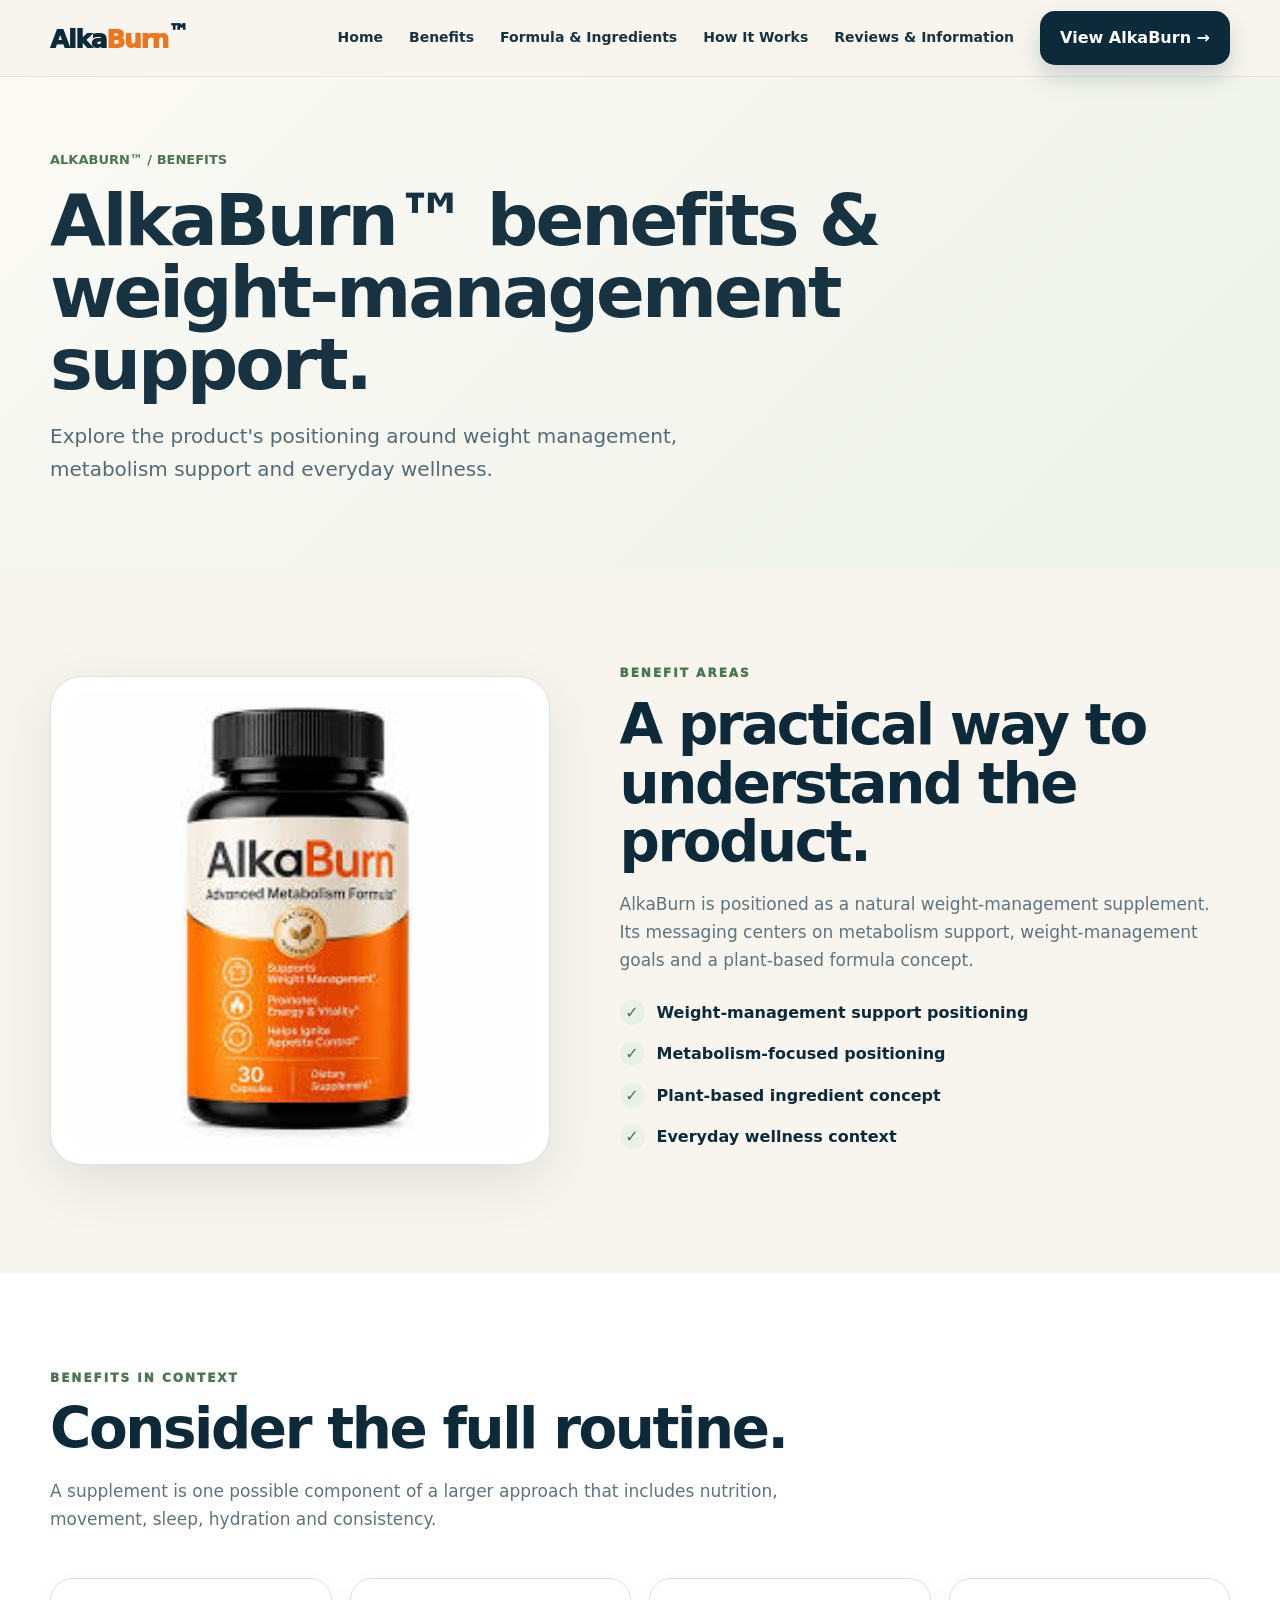
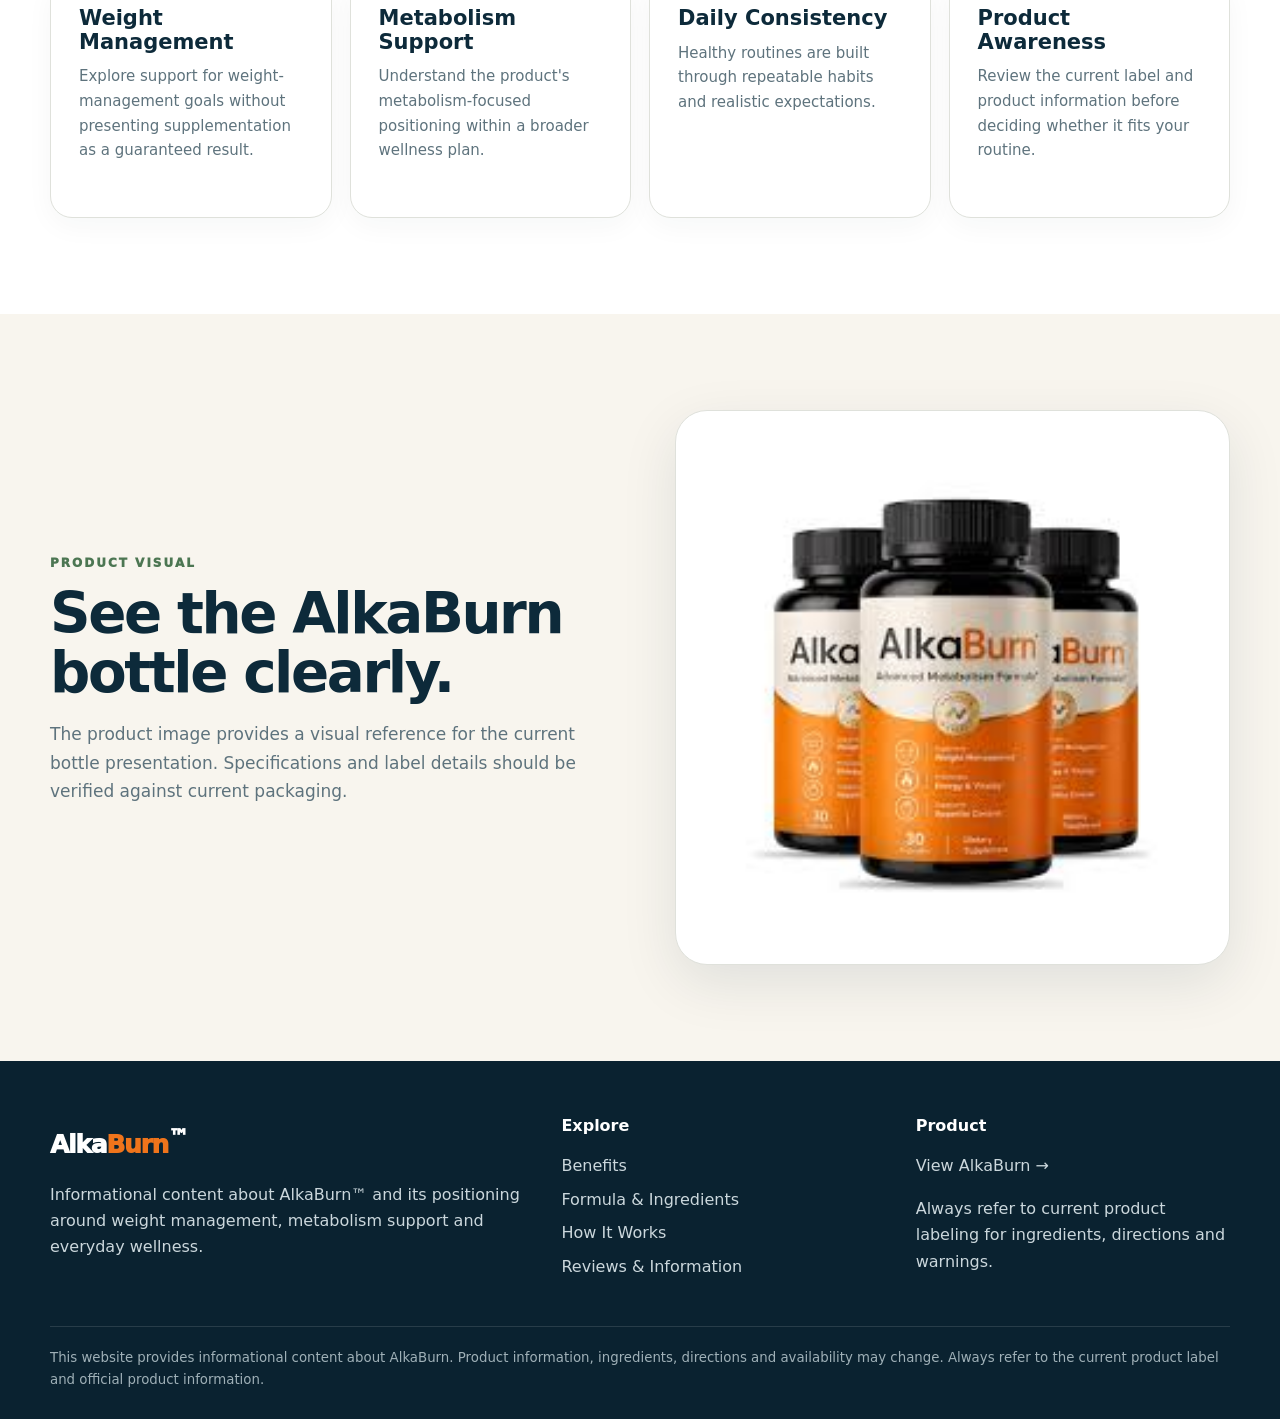
<file: benefits.html>
<!doctype html><html lang="en"><head><meta charset="utf-8"><meta name="viewport" content="width=device-width,initial-scale=1">
<title>AlkaBurn™ | Official Website | Natural Weight Loss &amp; Metabolism Support</title><meta name="description" content="AlkaBurn™ official website information covering natural weight management, metabolism support, formula, benefits and everyday wellness.">
<link rel="stylesheet" href="style.css"></head><body><header class="site-header"><div class="container nav">
<a class="brand" href="index.html">Alka<span>Burn</span><sup>™</sup></a>
<nav class="navlinks">
<a href="index.html">Home</a><a href="benefits.html">Benefits</a><a href="formula.html">Formula & Ingredients</a><a href="how-it-works.html">How It Works</a><a href="reviews.html">Reviews & Information</a>
</nav>
<a class="cta" href="https://taptobuynow.com/alkaburn/" target="_blank" rel="noopener">View AlkaBurn →</a>
<button class="menu" aria-label="Open menu">☰</button>
</div></header><section class="page-hero"><div class="container"><div class="breadcrumb">ALKABURN™ / BENEFITS</div><h1>AlkaBurn™ benefits &amp; weight-management support.</h1><p class="lead">Explore the product's positioning around weight management, metabolism support and everyday wellness.</p></div></section>
<section class="section"><div class="container split"><div class="visual"><img class="" src="[data-uri]" alt="AlkaBurn product visual 2" loading="lazy"></div><div><div class="kicker">BENEFIT AREAS</div><h2>A practical way to understand the product.</h2><p>AlkaBurn is positioned as a natural weight-management supplement. Its messaging centers on metabolism support, weight-management goals and a plant-based formula concept.</p><div class="checks"><div class="check"><b>✓</b>Weight-management support positioning</div><div class="check"><b>✓</b>Metabolism-focused positioning</div><div class="check"><b>✓</b>Plant-based ingredient concept</div><div class="check"><b>✓</b>Everyday wellness context</div></div></div></div></section>
<section class="section alt"><div class="container"><div class="section-head"><div class="kicker">BENEFITS IN CONTEXT</div><h2>Consider the full routine.</h2><p>A supplement is one possible component of a larger approach that includes nutrition, movement, sleep, hydration and consistency.</p></div><div class="cards"><div class="card"><h3>Weight Management</h3><p>Explore support for weight-management goals without presenting supplementation as a guaranteed result.</p></div><div class="card"><h3>Metabolism Support</h3><p>Understand the product's metabolism-focused positioning within a broader wellness plan.</p></div><div class="card"><h3>Daily Consistency</h3><p>Healthy routines are built through repeatable habits and realistic expectations.</p></div><div class="card"><h3>Product Awareness</h3><p>Review the current label and product information before deciding whether it fits your routine.</p></div></div></div></section>
<section class="section"><div class="container editorial"><div><div class="kicker">PRODUCT VISUAL</div><h2>See the AlkaBurn bottle clearly.</h2><p>The product image provides a visual reference for the current bottle presentation. Specifications and label details should be verified against current packaging.</p></div><div class="visual"><img class="" src="[data-uri]" alt="AlkaBurn product visual 9" loading="lazy"></div></div></section><footer class="footer"><div class="container footer-grid">
<div><a class="brand" href="index.html">Alka<span>Burn</span><sup>™</sup></a><p>Informational content about AlkaBurn™ and its positioning around weight management, metabolism support and everyday wellness.</p></div>
<div><h4>Explore</h4><a href="benefits.html">Benefits</a><a href="formula.html">Formula & Ingredients</a><a href="how-it-works.html">How It Works</a><a href="reviews.html">Reviews & Information</a></div>
<div><h4>Product</h4><a href="https://taptobuynow.com/alkaburn/" target="_blank" rel="noopener">View AlkaBurn →</a><p>Always refer to current product labeling for ingredients, directions and warnings.</p></div>
</div><div class="container"><small>This website provides informational content about AlkaBurn. Product information, ingredients, directions and availability may change. Always refer to the current product label and official product information.</small></div></footer><script src="script.js"></script></body></html>
</file>
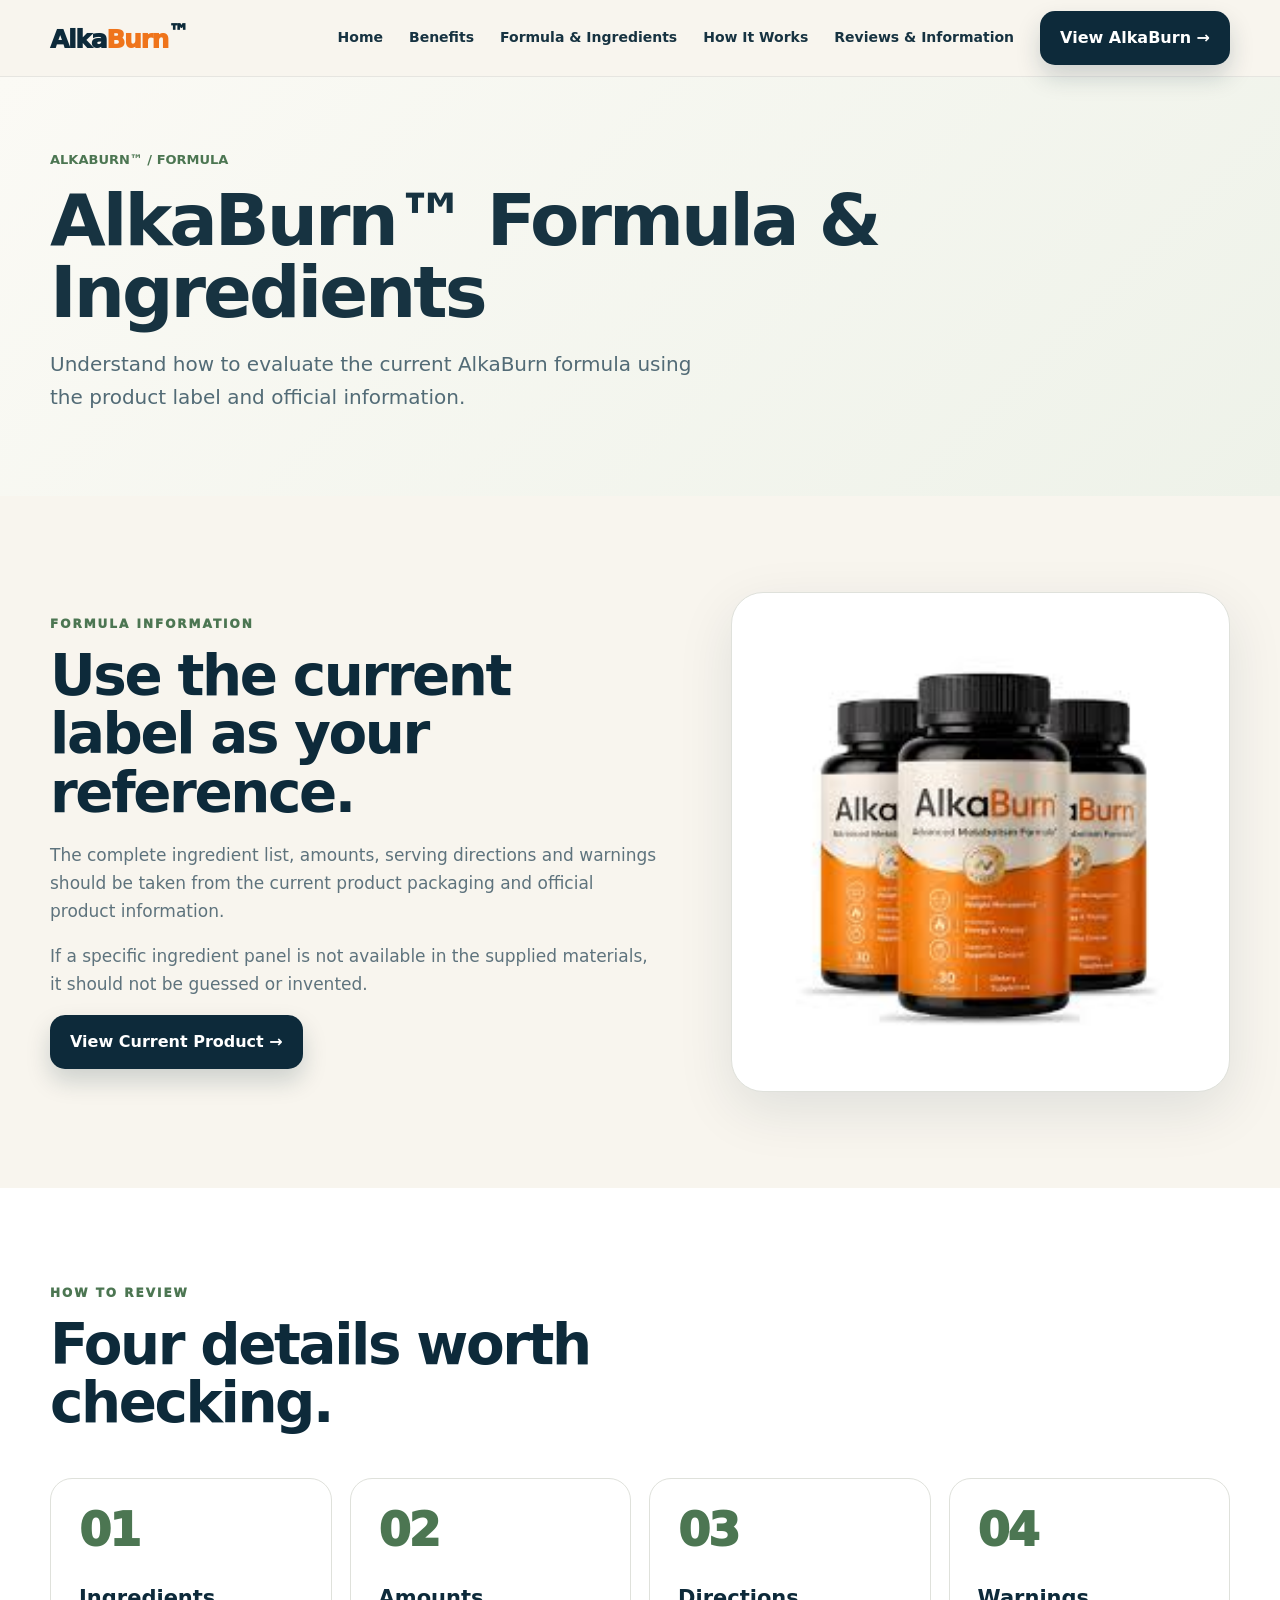
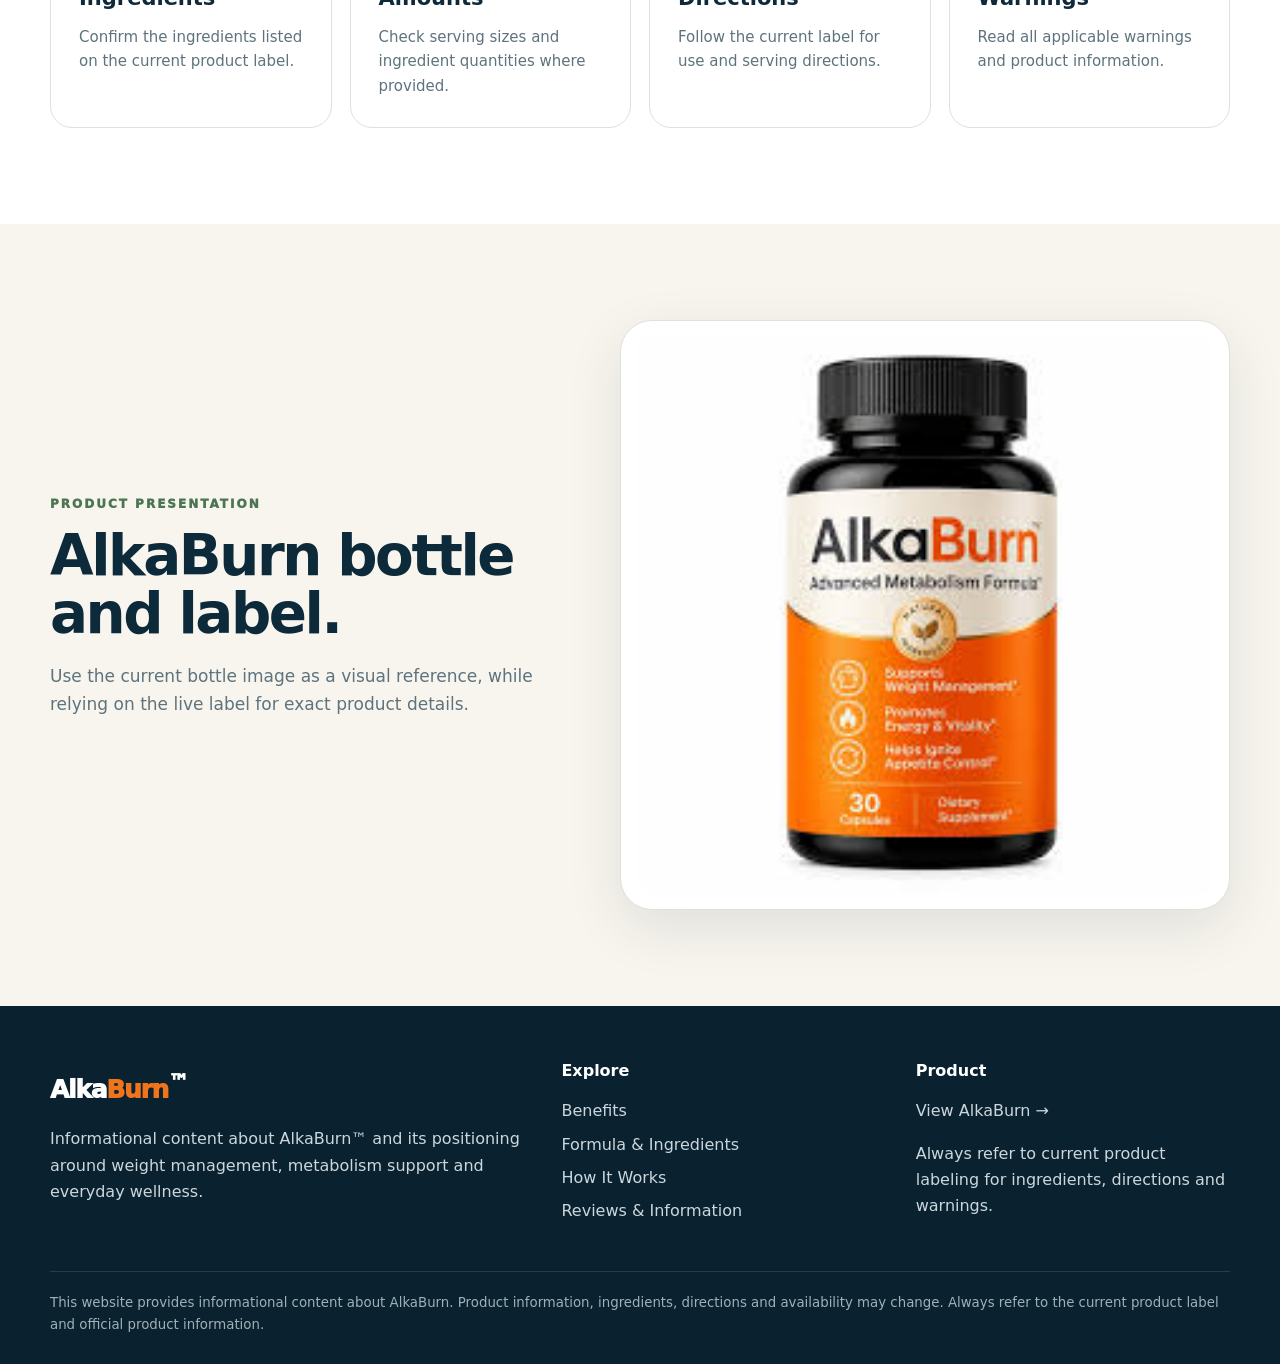
<file: formula.html>
<!doctype html><html lang="en"><head><meta charset="utf-8"><meta name="viewport" content="width=device-width,initial-scale=1">
<title>AlkaBurn™ | Official Website | Natural Weight Loss &amp; Metabolism Support</title><meta name="description" content="AlkaBurn™ official website information covering natural weight management, metabolism support, formula, benefits and everyday wellness.">
<link rel="stylesheet" href="style.css"></head><body><header class="site-header"><div class="container nav">
<a class="brand" href="index.html">Alka<span>Burn</span><sup>™</sup></a>
<nav class="navlinks">
<a href="index.html">Home</a><a href="benefits.html">Benefits</a><a href="formula.html">Formula & Ingredients</a><a href="how-it-works.html">How It Works</a><a href="reviews.html">Reviews & Information</a>
</nav>
<a class="cta" href="https://taptobuynow.com/alkaburn/" target="_blank" rel="noopener">View AlkaBurn →</a>
<button class="menu" aria-label="Open menu">☰</button>
</div></header><section class="page-hero"><div class="container"><div class="breadcrumb">ALKABURN™ / FORMULA</div><h1>AlkaBurn™ Formula &amp; Ingredients</h1><p class="lead">Understand how to evaluate the current AlkaBurn formula using the product label and official information.</p></div></section>
<section class="section"><div class="container split reverse"><div class="visual"><img class="" src="[data-uri]" alt="AlkaBurn product visual 9" loading="lazy"></div><div><div class="kicker">FORMULA INFORMATION</div><h2>Use the current label as your reference.</h2><p>The complete ingredient list, amounts, serving directions and warnings should be taken from the current product packaging and official product information.</p><p>If a specific ingredient panel is not available in the supplied materials, it should not be guessed or invented.</p><a class="cta" href="https://taptobuynow.com/alkaburn/" target="_blank" rel="noopener">View Current Product →</a></div></div></section>
<section class="section alt"><div class="container"><div class="section-head"><div class="kicker">HOW TO REVIEW</div><h2>Four details worth checking.</h2></div><div class="number-grid"><div class="step"><div class="num">01</div><h3>Ingredients</h3><p>Confirm the ingredients listed on the current product label.</p></div><div class="step"><div class="num">02</div><h3>Amounts</h3><p>Check serving sizes and ingredient quantities where provided.</p></div><div class="step"><div class="num">03</div><h3>Directions</h3><p>Follow the current label for use and serving directions.</p></div><div class="step"><div class="num">04</div><h3>Warnings</h3><p>Read all applicable warnings and product information.</p></div></div></div></section>
<section class="section"><div class="container split"><div><div class="kicker">PRODUCT PRESENTATION</div><h2>AlkaBurn bottle and label.</h2><p>Use the current bottle image as a visual reference, while relying on the live label for exact product details.</p></div><div class="visual"><img class="" src="[data-uri]" alt="AlkaBurn product visual 8" loading="lazy"></div></div></section><footer class="footer"><div class="container footer-grid">
<div><a class="brand" href="index.html">Alka<span>Burn</span><sup>™</sup></a><p>Informational content about AlkaBurn™ and its positioning around weight management, metabolism support and everyday wellness.</p></div>
<div><h4>Explore</h4><a href="benefits.html">Benefits</a><a href="formula.html">Formula & Ingredients</a><a href="how-it-works.html">How It Works</a><a href="reviews.html">Reviews & Information</a></div>
<div><h4>Product</h4><a href="https://taptobuynow.com/alkaburn/" target="_blank" rel="noopener">View AlkaBurn →</a><p>Always refer to current product labeling for ingredients, directions and warnings.</p></div>
</div><div class="container"><small>This website provides informational content about AlkaBurn. Product information, ingredients, directions and availability may change. Always refer to the current product label and official product information.</small></div></footer><script src="script.js"></script></body></html>
</file>
<file: style.css>
:root{
 --navy:#0d2a3a; --green:#4c7652; --green2:#789875; --cream:#f8f5ee; --cream2:#eee9dd;
 --orange:#ef741b; --orange2:#ff9a3c; --ink:#173341; --muted:#64747d; --white:#fff;
 --line:#dfe1db; --shadow:0 18px 55px rgba(13,42,58,.10); --radius:26px;
}
*{box-sizing:border-box}
html{scroll-behavior:smooth}
body{margin:0;font-family:Inter,ui-sans-serif,system-ui,-apple-system,Segoe UI,Roboto,Arial,sans-serif;color:var(--ink);background:var(--cream);line-height:1.65}
a{text-decoration:none;color:inherit}
img{max-width:100%;display:block}
.container{width:min(1180px,calc(100% - 40px));margin:auto}
.site-header{position:sticky;top:0;z-index:100;background:rgba(248,245,238,.94);backdrop-filter:blur(14px);border-bottom:1px solid rgba(13,42,58,.08)}
.nav{height:76px;display:flex;align-items:center;gap:26px}
.brand{font-weight:950;font-size:25px;letter-spacing:-1.3px;margin-right:auto;color:var(--navy)}
.brand span{color:var(--orange)}
.navlinks{display:flex;gap:26px;align-items:center;font-weight:800;font-size:14px}
.navlinks a{padding:10px 0}
.navlinks a:hover{color:var(--orange)}
.cta{display:inline-flex;align-items:center;justify-content:center;gap:8px;background:var(--navy);color:#fff!important;font-weight:900;border-radius:15px;padding:14px 20px;box-shadow:0 12px 24px rgba(13,42,58,.18);transition:.2s transform,.2s box-shadow,.2s background}
.cta:hover{transform:translateY(-2px);box-shadow:0 16px 30px rgba(13,42,58,.22);background:#12394d}
.cta.light{background:#fff;color:var(--navy)!important;border:1px solid #d7ddd9;box-shadow:none}
.menu{display:none;background:none;border:0;font-size:26px;color:var(--navy)}
.hero{padding:72px 0 70px;background:radial-gradient(circle at 80% 20%,rgba(239,116,27,.12),transparent 34%),linear-gradient(135deg,#fbfaf5,#eef2e9)}
.hero-grid{display:grid;grid-template-columns:1fr .9fr;gap:62px;align-items:center}
.eyebrow,.kicker{font-size:12px;letter-spacing:2px;text-transform:uppercase;color:var(--green);font-weight:950}
.hero h1{font-size:clamp(46px,6vw,78px);line-height:.98;letter-spacing:-3.7px;margin:16px 0 24px;color:var(--navy)}
.hero h1 .orange{color:var(--orange)}
.lead{font-size:20px;color:#526b76;max-width:680px}
.actions{display:flex;gap:12px;flex-wrap:wrap;margin-top:30px}
.hero-note{display:flex;gap:10px;align-items:center;margin-top:20px;font-size:13px;color:#6b787e}
.visual{background:#fff;border:1px solid var(--line);border-radius:32px;padding:14px;box-shadow:var(--shadow)}
.visual img{width:100%;height:100%;max-height:560px;object-fit:contain;border-radius:22px}
.section{padding:96px 0}
.section.alt{background:#fff}
.section-head{max-width:760px;margin-bottom:45px}
.section h2{font-size:clamp(36px,4.4vw,58px);line-height:1.04;letter-spacing:-2.4px;margin:12px 0 18px;color:var(--navy)}
.section p{color:#5e737d;font-size:17px}
.intro{display:grid;grid-template-columns:1fr 1fr;gap:70px;align-items:start}
.intro-copy p{font-size:19px}
.quote{border-left:4px solid var(--orange);padding:18px 0 18px 22px;font-size:22px;font-weight:800;color:var(--navy)}
.cards{display:grid;grid-template-columns:repeat(4,1fr);gap:18px}
.card{background:#fff;border:1px solid var(--line);border-radius:22px;padding:28px;min-height:240px;box-shadow:0 8px 28px rgba(13,42,58,.04)}
.card .icon{width:46px;height:46px;border-radius:14px;background:#eef4eb;display:grid;place-items:center;color:var(--green);font-weight:950;margin-bottom:25px}
.card h3{font-size:21px;line-height:1.12;margin:0 0 10px;color:var(--navy)}
.card p{font-size:15px;margin:0}
.split{display:grid;grid-template-columns:.9fr 1.1fr;gap:70px;align-items:center}
.split.reverse{grid-template-columns:1.1fr .9fr}
.split.reverse .visual{order:2}
.checks{display:grid;gap:15px;margin:26px 0}
.check{display:flex;gap:12px;align-items:flex-start;font-weight:800;color:var(--navy)}
.check b{width:25px;height:25px;border-radius:50%;background:#e8f1e6;color:var(--green);display:grid;place-items:center;flex:none}
.number-grid{display:grid;grid-template-columns:repeat(4,1fr);gap:18px}
.step{background:#fff;border:1px solid var(--line);border-radius:22px;padding:28px}
.num{font-size:46px;line-height:1;color:var(--green);font-weight:950;letter-spacing:-2px;margin-bottom:28px}
.step h3{margin:0 0 9px;font-size:21px;color:var(--navy)}
.step p{font-size:15px;margin:0}
.editorial{display:grid;grid-template-columns:1fr 1fr;gap:70px;align-items:center}
.fact-list{display:grid;gap:12px}
.fact{padding:18px 20px;border:1px solid var(--line);border-radius:16px;background:#fff}
.fact strong{display:block;color:var(--navy)}
.fact span{font-size:14px;color:var(--muted)}
.faq{display:grid;gap:12px}
details{background:#fff;border:1px solid var(--line);border-radius:18px;padding:0 22px}
summary{cursor:pointer;padding:21px 0;font-weight:900;color:var(--navy);list-style:none}
summary::-webkit-details-marker{display:none}
details p{margin:0 0 20px;font-size:15px}
.cta-band{padding:76px 0;background:var(--navy);color:#fff}
.cta-band .section-head{margin:0}
.cta-band h2{color:#fff}
.cta-band p{color:#cad7dc}
.footer{padding:52px 0 28px;background:#0a2230;color:#cbd7dc}
.footer-grid{display:grid;grid-template-columns:1.5fr 1fr 1fr;gap:40px}
.footer .brand{color:#fff;display:block;margin-bottom:12px}
.footer h4{color:#fff;margin:0 0 14px}
.footer a{display:block;margin:7px 0;color:#cbd7dc}
.footer small{display:block;border-top:1px solid rgba(255,255,255,.12);margin-top:35px;padding-top:20px;color:#9fb0b7}
.page-hero{padding:72px 0 62px;background:linear-gradient(135deg,#fbfaf5,#eef2e9)}
.page-hero h1{font-size:clamp(46px,6vw,72px);line-height:1;letter-spacing:-3px;max-width:850px;margin:14px 0}
.breadcrumb{font-size:13px;font-weight:800;color:var(--green)}
.visual-caption{font-size:12px;color:#75838a;text-align:center;margin:10px 4px 2px}
@media(max-width:980px){
 .navlinks{display:none}.menu{display:block}
 .hero-grid,.intro,.split,.split.reverse,.editorial{grid-template-columns:1fr;gap:38px}
 .split.reverse .visual{order:0}
 .cards,.number-grid{grid-template-columns:repeat(2,1fr)}
 .footer-grid{grid-template-columns:1fr 1fr}
}
@media(max-width:640px){
 .container{width:min(100% - 28px,1180px)}
 .nav{height:68px}
 .nav .cta{display:none}
 .hero,.section{padding:62px 0}
 .hero h1{font-size:45px;letter-spacing:-2.4px}
 .section h2{font-size:38px}
 .cards,.number-grid,.footer-grid{grid-template-columns:1fr}
 .visual{padding:9px;border-radius:23px}
 .visual img{border-radius:17px;max-height:480px}
 .actions .cta{width:100%}
}
.mobile-open .navlinks{display:flex;position:absolute;top:68px;left:0;right:0;background:var(--cream);padding:18px;flex-direction:column;align-items:flex-start;border-bottom:1px solid var(--line)}
</file>
